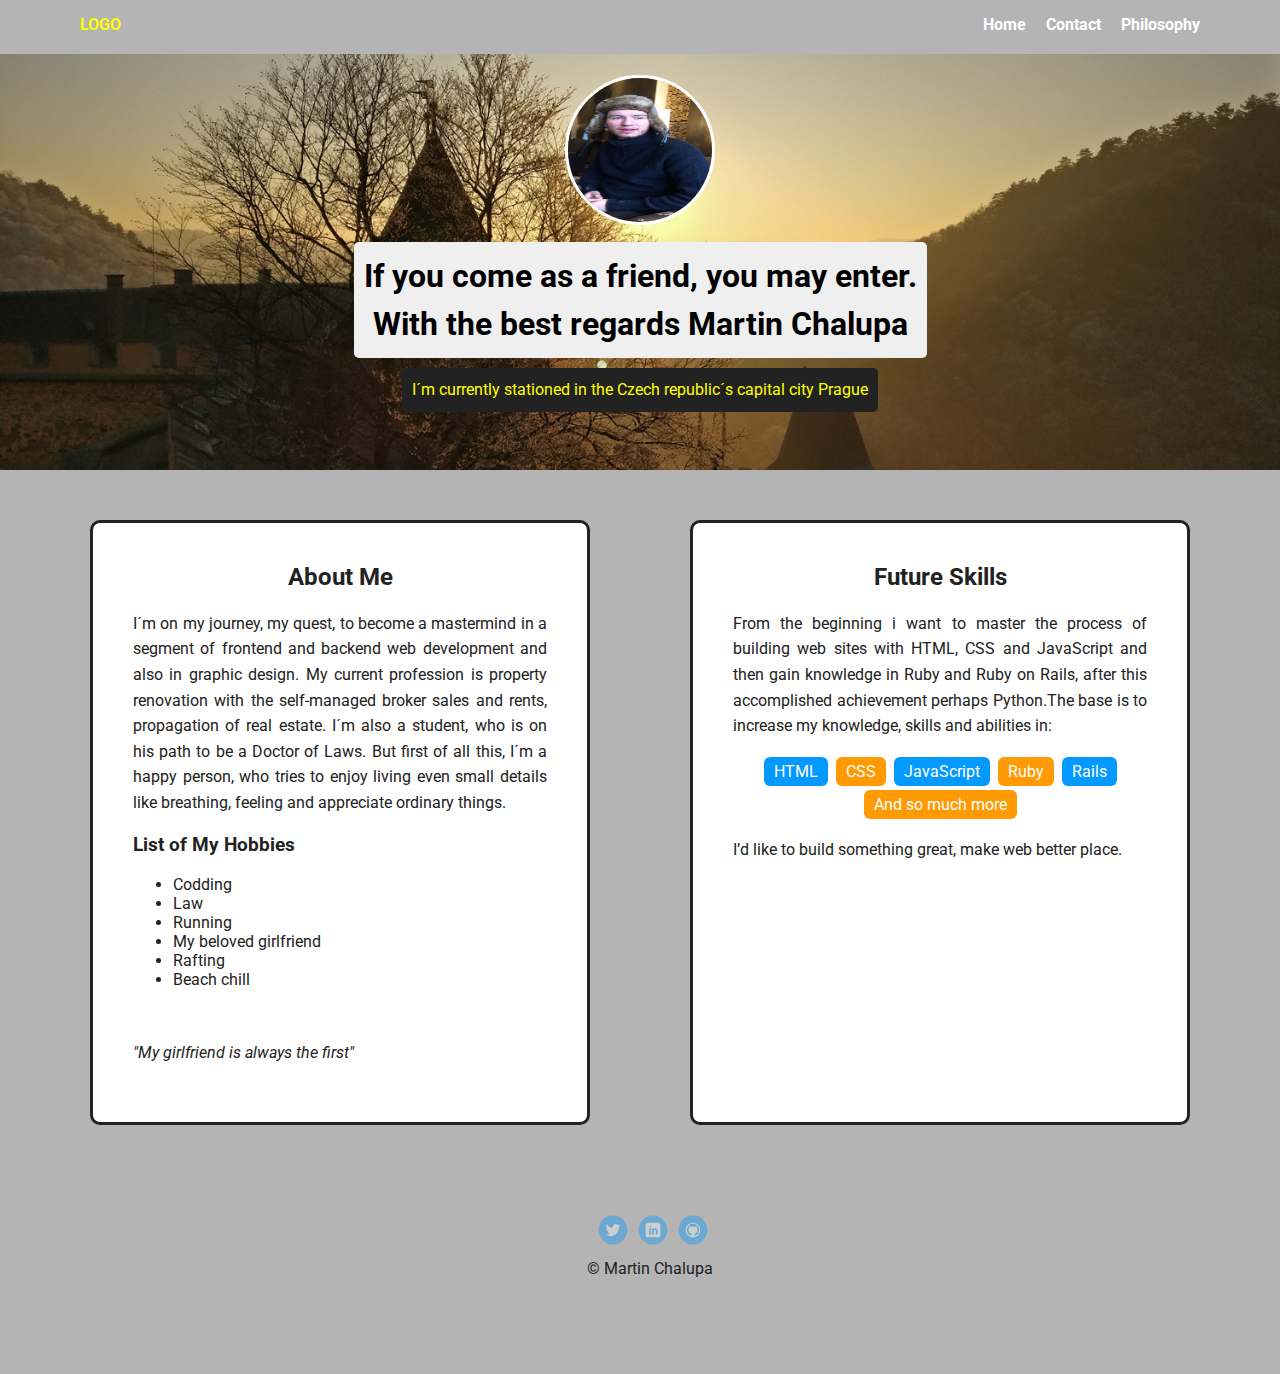
<file: index.html>
<!doctype html>
<html lang="en">
<head>
  <meta charset="utf-8">
  <title> The Humble Beginning</title>
  <meta name="viewport" content="width=device-width, initial-scale=1.0">
  <link rel="stylesheet" href="styles.css">
  <link href="https://fonts.googleapis.com/css?family=Muli%7CRoboto:400,300,500,700,900" rel="stylesheet"></head>
  <body>

    <div class="main-nav">
        <ul class="nav">
          <li class="name">LOGO</li>
          <li><a href="index.html">Home</a></li>
          <li><a href="contact.html">Contact</a></li>
          <li><a href="philosophy.html">Philosophy</a></li>
        </ul>
    </div>

    <header>
      <img src="images/IMG-20180328-WA0001.jpg" alt="Momentum of Me" class="profile-image">
      <h1 class="tag name">If you come as a friend, you may enter.<br> With the best regards Martin Chalupa</h1>
      <p class="tag location">I´m currently stationed in the Czech republic´s capital city Prague</p>
    </header>

    <main class="flex">
      <div class="card">
        <article>
        <h2 id="about">About Me</h2>
        <p id="journey">I´m on my journey, my quest, to become a mastermind in a segment of frontend and backend web development and also in graphic design.  My current profession is property renovation with the self-managed broker sales and rents, propagation of real estate.  I´m also a student, who is on his path to be a Doctor of Laws. But first of all this, I´m a happy person, who tries to enjoy living even small details like breathing, feeling and appreciate ordinary things.</p>
        <h3>List of My Hobbies</h3>
        <ul>
          <li>Codding</li>
          <li>Law</li>
          <li>Running</li>
          <li>My beloved girlfriend</li>
          <li>Rafting</li>
          <li>Beach chill</li>
        </ul>
        <br>
        <p id="atention"><i>"My girlfriend is always the first"</i></p>
      </article>
      </div>

      <div class="card">
        <article>
        <h2 id="future"> Future Skills</h2>
        <p id="master">From the beginning i want to master the process of building web sites with HTML, CSS and JavaScript and then gain knowledge in Ruby and Ruby on Rails, after this accomplished achievement perhaps Python.The base is to increase my knowledge, skills and abilities in:</p>
        <ul class="skills">
          <li>HTML</li>
          <li>CSS</li>
          <li>JavaScript</li>
          <li>Ruby</li>
          <li>Rails</li>
          <li> And so much more</li>
        </ul>
        <p>I’d like to build something great, make web better place.</p>
      </article>
      </div>

    </main>
    <aside>
    <footer>
      <ul>
        <li><a href="https://twitter.com" class="social twitter" target="_blank">Twitter</a></li>
        <li><a href="https://www.linkedin.com/" class="social linkedin" target="_blank">LinkedIn</a></li>
        <li><a href="https://github.com/MasterMindLegion" class="social github" target="_blank">Github</a></li>
      </ul>
      <p class="copyright">&#169; Martin Chalupa</p>
    </footer>
  </aside>
  </body>
  </html>
</file>
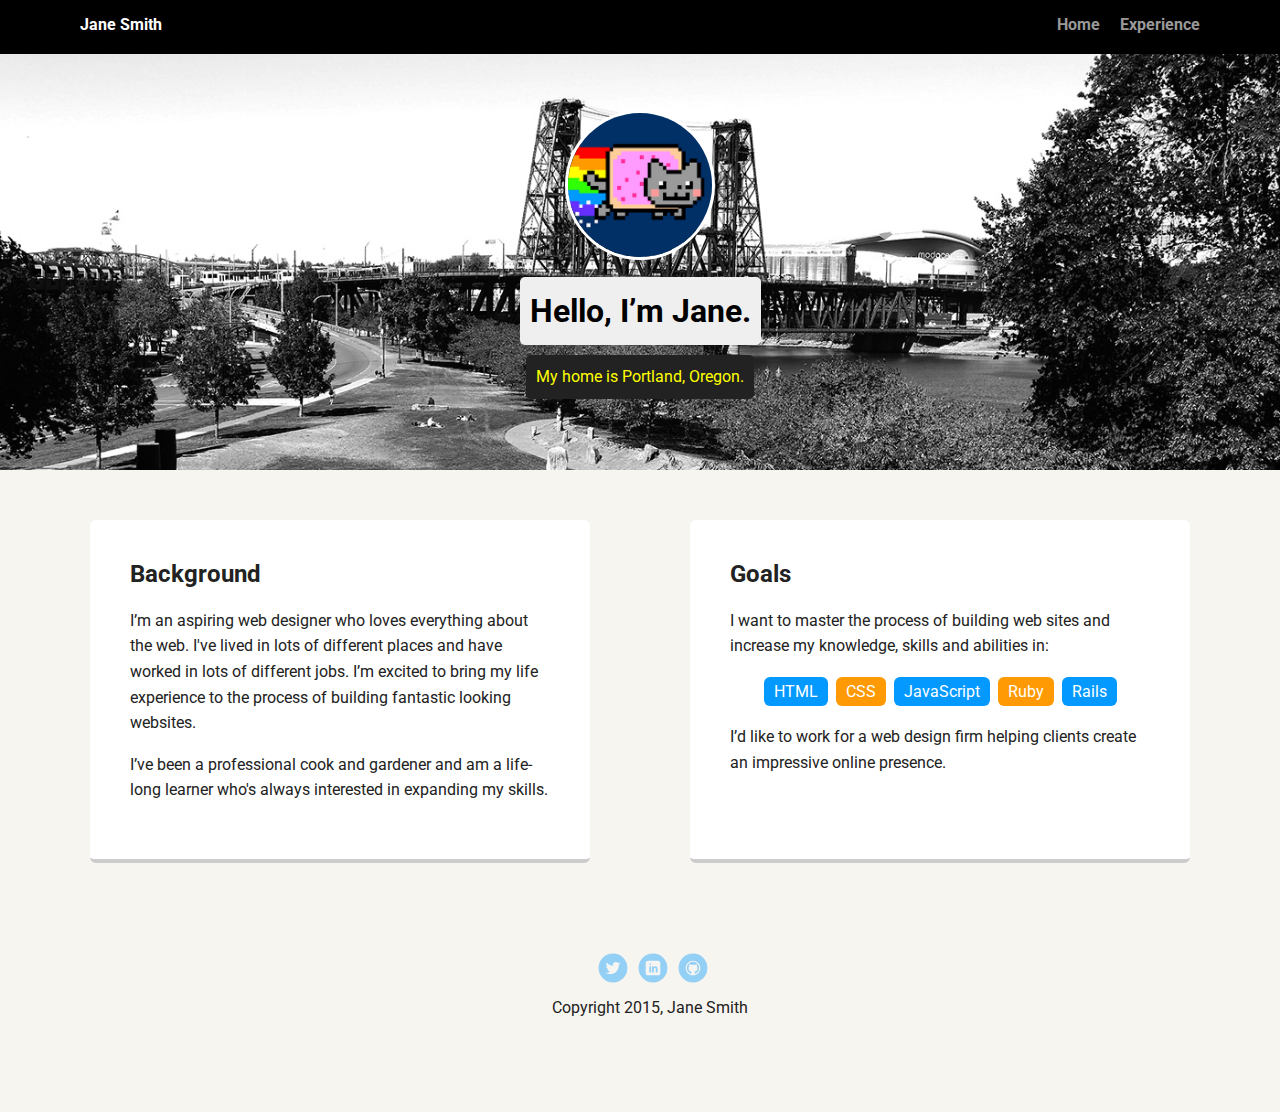
<file: Downloads/portfolio_update_v1/index.html>
<!doctype html>
<html lang="en">
<head>
  <meta charset="utf-8">
  <title>Jane Smith's Profile</title>
  <meta name="viewport" content="width=device-width, initial-scale=1.0">
  <link rel="stylesheet" href="styles.css">
  <link href="https://fonts.googleapis.com/css?family=Muli%7CRoboto:400,300,500,700,900" rel="stylesheet"></head>
  <body>

    <div class="main-nav">
        <ul class="nav">
          <li class="name">Jane Smith</li>
          <li><a href="#">Home</a></li>
          <li><a href="#">Experience</a></li>
        </ul>
    </div>

    <header>
      <img src="images/me.png" alt="Drawing of Jane Smith" class="profile-image">
      <h1 class="tag name">Hello, I’m Jane.</h1>
      <p class="tag location">My home is Portland, Oregon.</p>
    </header>

    <main class="flex">
      <div class="card">
        <h2>Background</h2>
        <p>I’m an aspiring web designer who loves everything about the web. I've lived in lots of different places and have worked in lots of different jobs. I’m excited to bring my life experience to the process of building fantastic looking websites.</p>
        <p>I’ve been a professional cook and gardener and am a life-long learner who's always interested in expanding my skills.</p>
      </div> 

      <div class="card">
        <h2>Goals</h2>
        <p>I want to master the process of building web sites and increase my knowledge, skills and abilities in:</p>
        <ul class="skills">
          <li>HTML</li>
          <li>CSS</li>
          <li>JavaScript</li>
          <li>Ruby</li>
          <li>Rails</li>
        </ul>
        <p>I’d like to work for a web design firm helping clients create an impressive online presence.</p>
      </div> 

    </main>
    <footer>
      <ul>
        <li><a href="#" class="social twitter">Twitter</a></li>
        <li><a href="#" class="social linkedin">LinkedIn</a></li>
        <li><a href="#" class="social github">Github</a></li>
      </ul>
      <p class="copyright">Copyright 2015, Jane Smith</p>
    </footer>
  </body>
  </html>
</file>
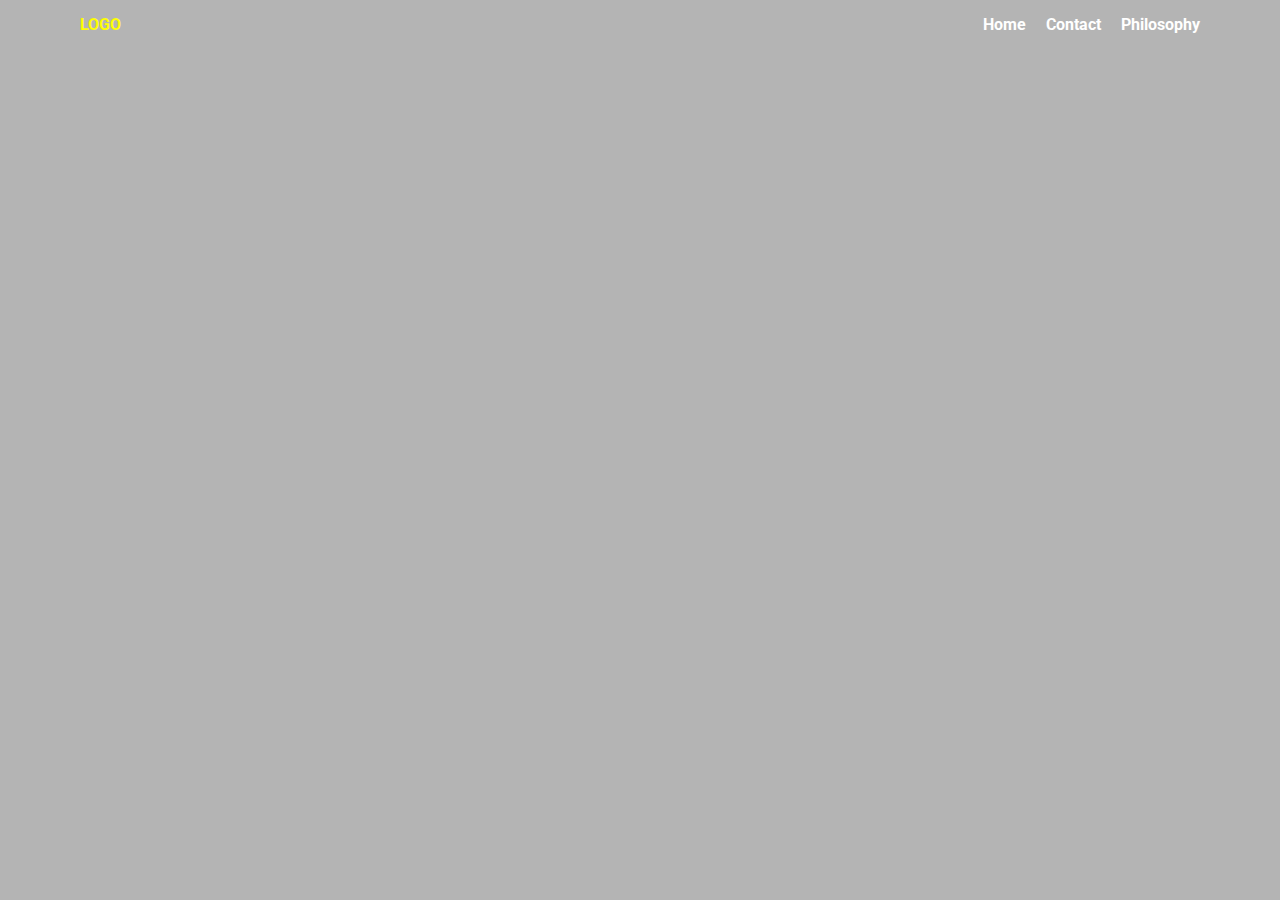
<file: contact.html>
<!DOCTYPE html>
<html lang="en" dir="ltr">
    <head>
      <meta charset="utf-8">
      <title> The Humble Beginning</title>
      <meta name="viewport" content="width=device-width, initial-scale=1.0">
      <link rel="stylesheet" href="styles.css">
      <link href="https://fonts.googleapis.com/css?family=Muli%7CRoboto:400,300,500,700,900" rel="stylesheet">
    </head>
  <body>
    <div class="main-nav">
        <ul class="nav">
          <li class="name">LOGO</li>
          <li><a href="index.html">Home</a></li>
          <li><a href="contact.html">Contact</a></li>
          <li><a href="philosophy.html">Philosophy</a></li>
        </ul>
    </div>

  </body>
</html>
</file>
<file: styles.css>
/* Global Layout Set-up */

* {
  box-sizing: border-box;
}

body {
  margin: 0;
  padding: 0;
  text-align: center;
  font-family: 'Roboto', sans-serif;
  color: #222;
  background: rgb(180, 180, 180);
}

/* Link Styles */

a {
  text-decoration: none;
  color: white;
}

a:hover {
  color: #6633ff;
}

/* Section Styles */

.main-nav {
  width: 100%;
  background: rgb(180, 180, 180);
  min-height: 30px;
  padding: 10px;
  position: fixed;
  text-align: center;
}

.nav {
  display: flex;
  justify-content: space-around;
  font-weight: 700;
  list-style-type: none;
  margin: 0 auto;
  padding: 0;
}

.nav .name {
  display: block;
  margin-right: auto;
  color: yellow;
}

.nav li {
  padding: 5px 10px 10px 10px;
}

.nav a {
  transition: all .5s;
}

.nav a:hover {
  color: yellow;
}

header {
  text-align: center;
  background: url('images/background-image.jpg') no-repeat top center;
  background-size: cover;
  background-position: 30% 45%;
  padding-top: 25px;
}

header {
  line-height: 1.5;
}

header .profile-image {
  margin-top: 50px;
  width: 150px;
  height: 150px;
  border-radius: 50%;
  border: 3px solid white;
  transition: all .5s;
}

header .profile-image:hover {
  transform: scale(1.2) rotate(5deg);
}

.tag {
  background-color: #efefef;
  color: black;
  padding: 10px;
  border-radius: 5px;
  display: table;
  margin: 10px auto;
}

.location {
  background-color: #222;
  color: yellow;
}

.card {
  margin: 30px;
  padding: 20px 40px 40px;
  max-width: 500px;
  text-align: left;
  background: #fff;
  border: solid;
  border-width: 3px;
  border-radius: 10px;
  transition: all .5s;
}

#about {
  text-align: center;
}

#future {
  text-align: center;
}

#journey {
  text-align: justify;
}

#master {
  text-align: justify;
}

#atention {
  text-align: left;


}

.card:hover {
  border-color: yellow;
}

ul.skills {
  padding: 0;
  text-align: center;
}

.skills li {
  border-radius: 6px;
  display: inline-block;
  background: #ff9904;
  color: white;
  padding: 5px 10px;
  margin: 2px;
}

.skills li:nth-child(odd) {
  background: #0399ff;
}

footer {
  width: 100%;
  min-height: 30px;
  padding: 20px 0 40px 20px;
}

footer .copyright {
  top: -8px;
  font-size: .75em;
}

footer ul {
  list-style-type: none;
  margin: 0;
  padding: 0;
}

footer ul li {
  display: inline-block;
}

a.social {
  display: inline-block;
  text-indent: -9999px;
  margin-left: 5px;
  width: 30px;
  height: 30px;
  background-size: 30px 30px;
  opacity: .4;
  transition: all .5s;
}

a.twitter {
  background-image: url(images/twitter.svg);
}

a.linkedin {
  background-image: url(images/linkedin.svg);
}

a.github {
  background-image: url(images/github.svg);
}

a.social:hover {
  opacity: 1;
}

.clearfix {
  clear: both;
}

/* Styles for larger screens */

@media screen and (min-width: 720px) {
  .flex {
    display: -ms-flexbox;
    /* TWEENER - IE 10 */
    display: flex;
    max-width: 1200px;
    -ms-flex-pack: distribute;
    justify-content: space-around;
    margin: 0 auto;
  }
  header {
    min-height: 470px;
  }
  .nav {
    max-width: 1200px;
    padding: 0 30px;
  }
  main {
    padding-top: 20px;
  }
  main p {
    line-height: 1.6em;
  }
  footer {
    font-size: 1.3em;
    max-width: 1200px;
    margin: 40px auto;
  }
}
</file>
<file: Downloads/portfolio_update_v1/styles.css>
/* Global Layout Set-up */
* { 
  box-sizing: border-box;
}
  
body {
  margin: 0;
  padding: 0;
  text-align: center;
  font-family: 'Roboto', sans-serif;
  color: #222;
  background: #f7f5f0;
}
/* Link Styles */

a {
  text-decoration: none;
  color: #999;
}
a:hover {
  color: #6633ff;
}

/* Section Styles */

.main-nav {
  width: 100%;
  background: black;
  min-height: 30px;
  padding: 10px;
  position: fixed;
  text-align: center;
}
.nav {
  display: flex;
  justify-content: space-around;
  font-weight: 700;
  list-style-type: none;
  margin: 0 auto;
  padding: 0;
}

.nav .name {
    display: block;
    margin-right: auto;
    color: white;
}
.nav li {
  padding: 5px 10px 10px 10px;
}
.nav a {
  transition: all .5s;
}
.nav a:hover {
  color: white
}

header {
  text-align: center;
  background: url('images/portland.jpg') no-repeat top center ;
  background-size: cover;
  overflow: hidden;
  padding-top: 60px;
}
header {
  line-height: 1.5;
}
header .profile-image {
  margin-top: 50px;
  width: 150px;
  height: 150px;
  border-radius: 50%;
  border: 3px solid white;
  transition: all .5s;
}
header .profile-image:hover {
  transform: scale(1.2) rotate(5deg);
}
.tag {
  background-color: #efefef;
  color: black;
  padding: 10px;
  border-radius: 5px;
  display: table;
  margin: 10px auto;
} 
.location {
  background-color: #222;
  color: yellow;
}
.card {
  margin: 30px;
  padding: 20px 40px 40px;
  max-width: 500px;
  text-align: left;
  background: #fff;
  border-bottom: 4px solid #ccc;
  border-radius: 6px;
  transition: all .5s;
}
.card:hover {
  border-color: #ff99ff;
}

ul.skills {
  padding: 0;
  text-align: center;
}

.skills li {
  border-radius: 6px;
  display: inline-block;
  background: #ff9904;
  color: white;
  padding: 5px 10px;
  margin: 2px;
}

.skills li:nth-child(odd) {
  background: #0399ff;
}

footer {
  width: 100%;
  min-height: 30px;
  padding: 20px 0 40px 20px;
}

footer .copyright {
  top: -8px;
  font-size: .75em;
}

footer ul {
  list-style-type: none;
  margin: 0;
  padding: 0;
}

footer ul li {
  display: inline-block;
}

a.social {
  display: inline-block;
  text-indent: -9999px;
  margin-left: 5px;
  width: 30px;
  height: 30px;
  background-size: 30px 30px;
  opacity: .4;
  transition: all .5s;
}
a.twitter {
  background-image: url(images/twitter.svg);
}
a.linkedin {
  background-image: url(images/linkedin.svg);
}
a.github {
  background-image: url(images/github.svg);
}
a.social:hover {
  opacity: 1;
}
.clearfix {
  clear: both;
}

/* Styles for larger screens */
@media screen and (min-width: 720px) {
  
  .flex {
      display: -ms-flexbox;      /* TWEENER - IE 10 */
      display: flex; 
      max-width: 1200px;
      -ms-flex-pack: distribute;
      justify-content: space-around;
      margin: 0 auto;
  }

  header {
    min-height: 470px;
  }

  .nav {
    max-width: 1200px;
    padding: 0 30px;
  }


  main {
    padding-top: 20px;
  }

  main p {
    line-height: 1.6em;
  }

  footer {
    font-size: 1.3em;
    max-width: 1200px;
    margin: 40px auto;
  }

}
</file>
